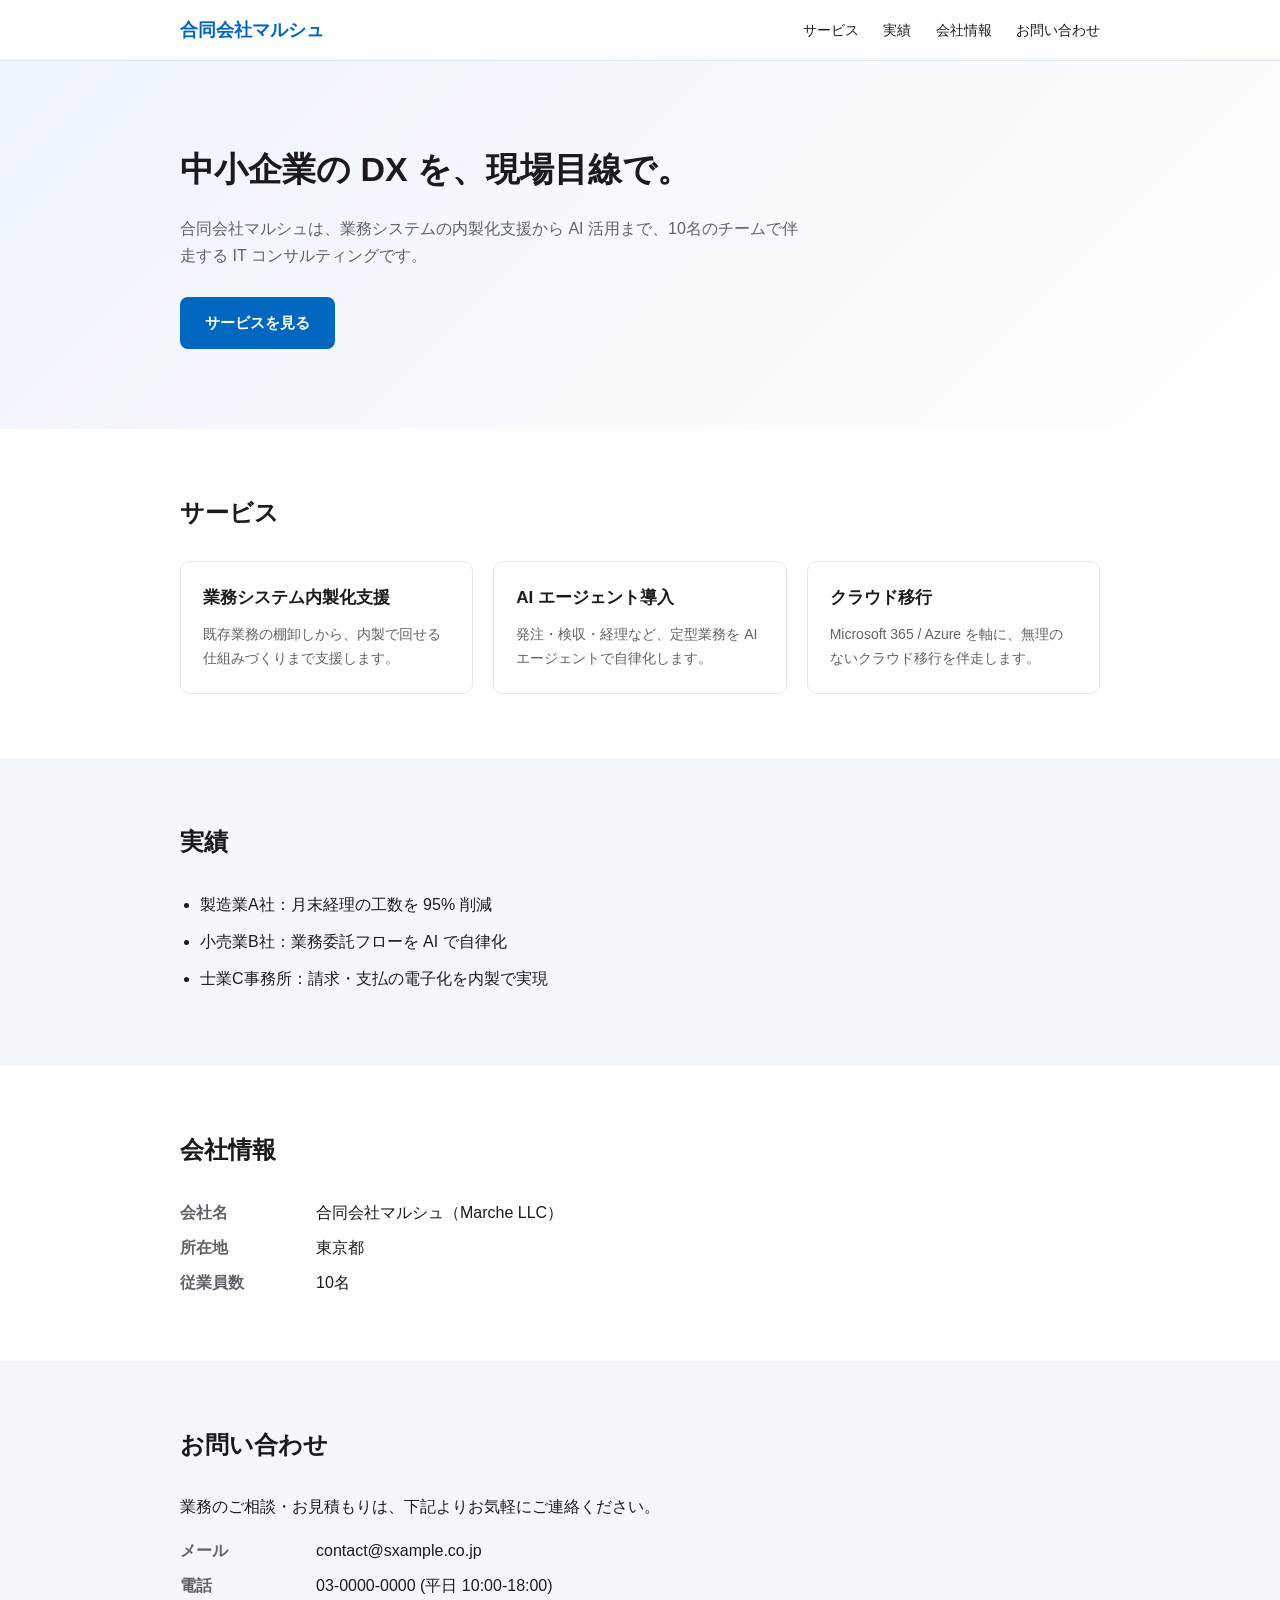
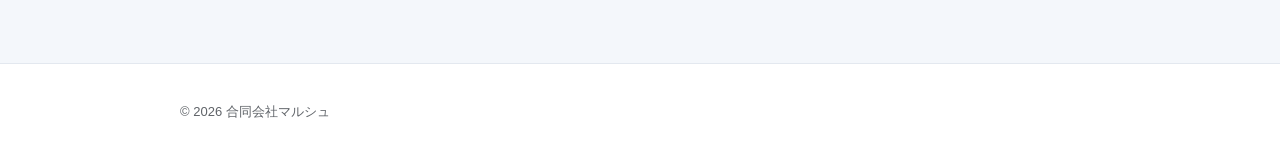
<file: index.html>
<!DOCTYPE html>
<html lang="ja">
  <head>
    <meta charset="UTF-8" />
    <meta name="viewport" content="width=device-width, initial-scale=1.0" />
    <title>合同会社マルシュ | Marche LLC</title>
    <link rel="stylesheet" href="styles.css" />
  </head>
  <body>
    <header class="site-header">
      <div class="container header-inner">
        <a class="brand" href="#top">合同会社マルシュ</a>
        <nav class="nav">
          <a href="#services">サービス</a>
          <a href="#works">実績</a>
          <a href="#company">会社情報</a>
          <a href="#company">お問い合わせ</a>
        </nav>
      </div>
    </header>

    <main id="top">
      <section class="hero">
        <div class="container">
          <h1 class="hero-title">中小企業の DX を、現場目線で。</h1>
          <p class="hero-lead">
            合同会社マルシュは、業務システムの内製化支援から
            AI 活用まで、10名のチームで伴走する IT コンサルティングです。
          </p>
          <a class="btn btn-primary" href="#services">サービスを見る</a>
        </div>
      </section>

      <section id="services" class="section">
        <div class="container">
          <h2 class="section-title">サービス</h2>
          <div class="cards">
            <article class="card">
              <h3>業務システム内製化支援</h3>
              <p>既存業務の棚卸しから、内製で回せる仕組みづくりまで支援します。</p>
            </article>
            <article class="card">
              <h3>AI エージェント導入</h3>
              <p>発注・検収・経理など、定型業務を AI エージェントで自律化します。</p>
            </article>
            <article class="card">
              <h3>クラウド移行</h3>
              <p>Microsoft 365 / Azure を軸に、無理のないクラウド移行を伴走します。</p>
            </article>
          </div>
        </div>
      </section>

      <section id="works" class="section section-alt">
        <div class="container">
          <h2 class="section-title">実績</h2>
          <ul class="works-list">
            <li>製造業A社：月末経理の工数を 95% 削減</li>
            <li>小売業B社：業務委託フローを AI で自律化</li>
            <li>士業C事務所：請求・支払の電子化を内製で実現</li>
          </ul>
        </div>
      </section>

      <section id="company" class="section">
        <div class="container">
          <h2 class="section-title">会社情報</h2>
          <dl class="company-info">
            <dt>会社名</dt>
            <dd>合同会社マルシュ（Marche LLC）</dd>
            <dt>所在地</dt>
            <dd>東京都</dd>
            <dt>従業員数</dt>
            <dd>10名</dd>
          </dl>
        </div>
      </section>

      <section id="company" class="section section-alt">
        <div class="container">
          <h2 class="section-title">お問い合わせ</h2>
          <p>業務のご相談・お見積もりは、下記よりお気軽にご連絡ください。</p>
          <dl class="company-info">
            <dt>メール</dt>
            <dd>contact@sxample.co.jp</dd>
            <dt>電話</dt>
            <dd>03-0000-0000 (平日 10:00-18:00)</dd>
          </dl>
        </div>
      </section>
    </main>

    <footer class="site-footer">
      <div class="container">
        <p>&copy; 2026 合同会社マルシュ</p>
      </div>
    </footer>
  </body>
</html>
</file>
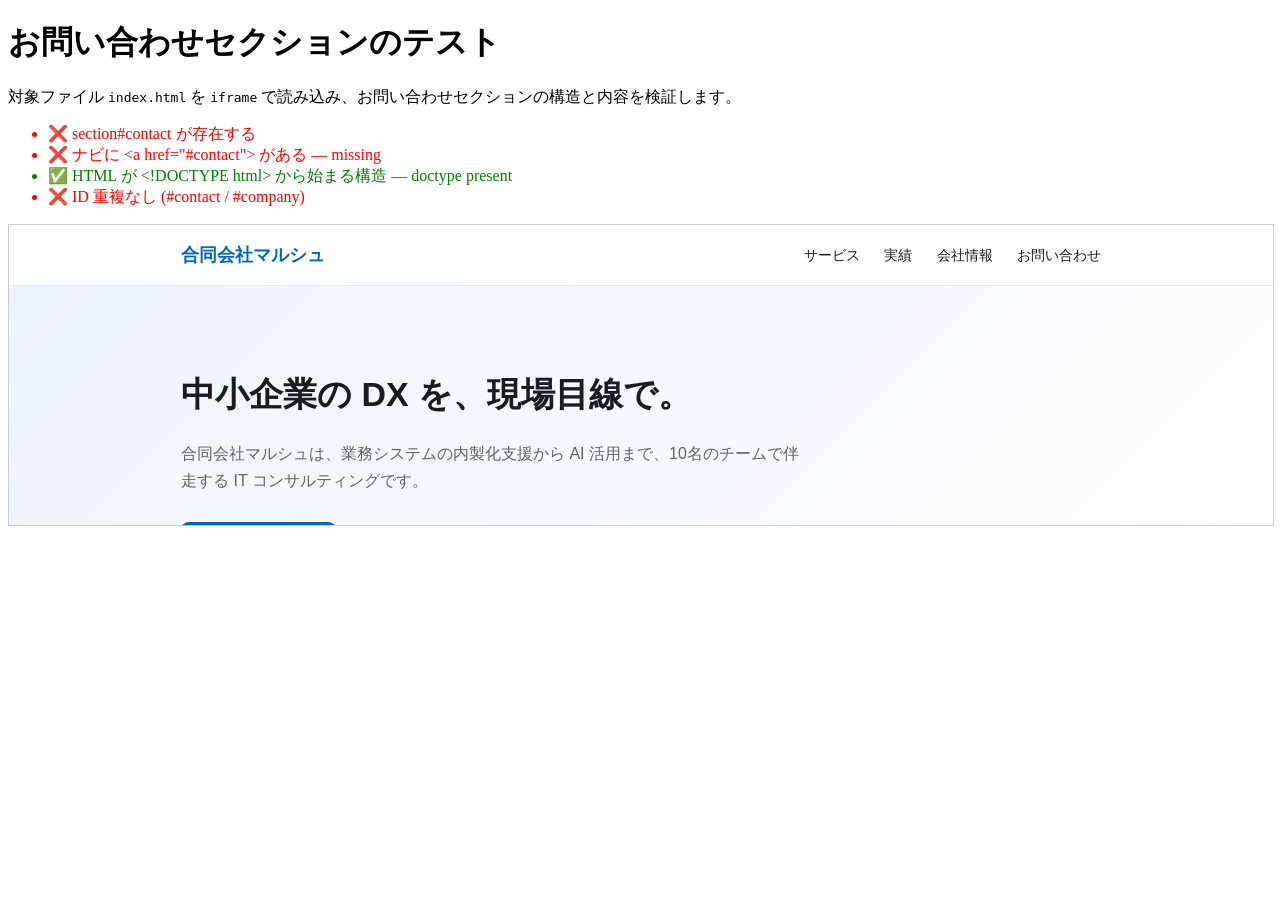
<file: tests/contact.test.html>
<!DOCTYPE html>
<html lang="ja">
  <head>
    <meta charset="UTF-8" />
    <title>contact section tests — marche.example.co.jp</title>
  </head>
  <body>
    <h1>お問い合わせセクションのテスト</h1>
    <p>
      対象ファイル <code>index.html</code> を <code>iframe</code>
      で読み込み、お問い合わせセクションの構造と内容を検証します。
    </p>
    <ul id="results"></ul>
    <iframe id="target" src="../index.html" style="width:100%;height:300px;border:1px solid #ccc"></iframe>

    <script>
      const results = document.getElementById('results');
      function record(name, ok, detail) {
        const li = document.createElement('li');
        li.textContent = `${ok ? '✅' : '❌'} ${name}${detail ? ' — ' + detail : ''}`;
        li.style.color = ok ? 'green' : 'red';
        results.appendChild(li);
        return ok;
      }

      const iframe = document.getElementById('target');
      iframe.addEventListener('load', () => {
        const doc = iframe.contentDocument;
        if (!doc) {
          record('iframe loaded', false, 'no contentDocument');
          return;
        }

        const section = doc.querySelector('section#contact');
        record('section#contact が存在する', !!section);

        if (section) {
          const h2 = section.querySelector('h2');
          record(
            'section#contact 内に <h2> がある',
            !!h2 && /お問い合わせ/.test(h2.textContent || ''),
            h2 ? `text="${h2.textContent}"` : 'no h2',
          );
          const dts = Array.from(section.querySelectorAll('dl.company-info dt'));
          record(
            'section#contact 内に dl.company-info / dt がある',
            dts.length >= 2,
            `dt count=${dts.length}`,
          );
        }

        const navLink = doc.querySelector('header .nav a[href="#contact"]');
        record('ナビに <a href="#contact"> がある', !!navLink, navLink ? '' : 'missing');

        const html = doc.documentElement.outerHTML;
        record(
          'HTML が <!DOCTYPE html> から始まる構造',
          /^<!DOCTYPE html>/i.test(doc.doctype ? '<!DOCTYPE html>' : ''),
          'doctype present',
        );
        record('ID 重複なし (#contact / #company)', !!doc.querySelector('#company') && !!doc.querySelector('#contact'));
      });
    </script>
  </body>
</html>
</file>
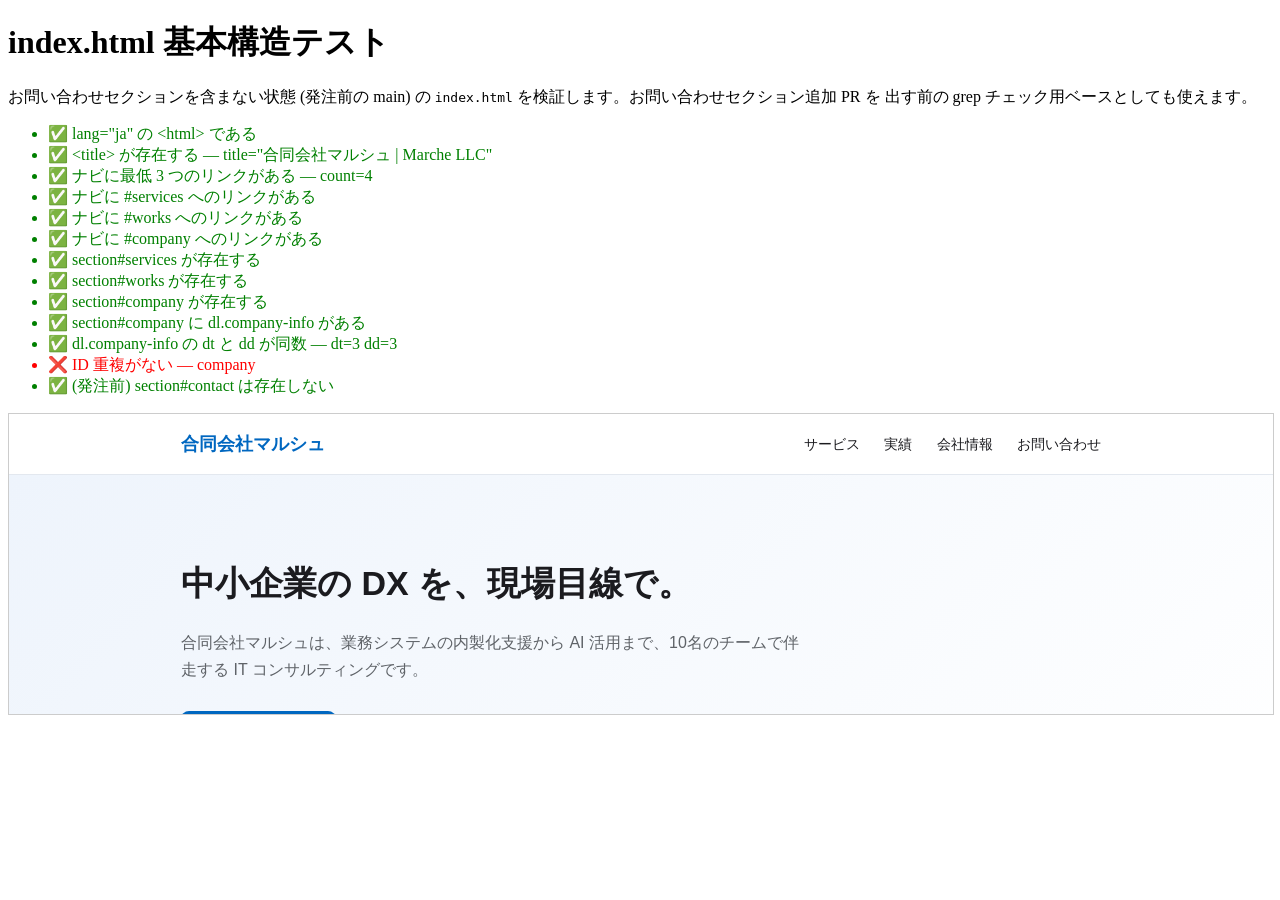
<file: tests/index.test.html>
<!DOCTYPE html>
<html lang="ja">
  <head>
    <meta charset="UTF-8" />
    <title>index.html structure tests — marche.example.co.jp</title>
  </head>
  <body>
    <h1>index.html 基本構造テスト</h1>
    <p>
      お問い合わせセクションを含まない状態 (発注前の main) の
      <code>index.html</code> を検証します。お問い合わせセクション追加 PR を
      出す前の grep チェック用ベースとしても使えます。
    </p>
    <ul id="results"></ul>
    <iframe id="target" src="../index.html" style="width:100%;height:300px;border:1px solid #ccc"></iframe>

    <script>
      const results = document.getElementById('results');
      function record(name, ok, detail) {
        const li = document.createElement('li');
        li.textContent = `${ok ? '✅' : '❌'} ${name}${detail ? ' — ' + detail : ''}`;
        li.style.color = ok ? 'green' : 'red';
        results.appendChild(li);
        return ok;
      }

      const iframe = document.getElementById('target');
      iframe.addEventListener('load', () => {
        const doc = iframe.contentDocument;
        if (!doc) {
          record('iframe loaded', false, 'no contentDocument');
          return;
        }

        // 基本構造
        record(
          'lang="ja" の <html> である',
          doc.documentElement.getAttribute('lang') === 'ja',
        );
        record(
          '<title> が存在する',
          !!doc.title && doc.title.length > 0,
          `title="${doc.title}"`,
        );

        // ナビゲーション
        const navLinks = Array.from(doc.querySelectorAll('header .nav a'));
        record(
          'ナビに最低 3 つのリンクがある',
          navLinks.length >= 3,
          `count=${navLinks.length}`,
        );
        const navHrefs = navLinks.map((a) => a.getAttribute('href'));
        for (const expected of ['#services', '#works', '#company']) {
          record(
            `ナビに ${expected} へのリンクがある`,
            navHrefs.includes(expected),
          );
        }

        // 主要セクション
        for (const id of ['services', 'works', 'company']) {
          record(
            `section#${id} が存在する`,
            !!doc.querySelector(`section#${id}`),
          );
        }

        // 会社情報の dl.company-info
        const company = doc.querySelector('section#company dl.company-info');
        record('section#company に dl.company-info がある', !!company);
        if (company) {
          const dts = company.querySelectorAll('dt');
          const dds = company.querySelectorAll('dd');
          record(
            'dl.company-info の dt と dd が同数',
            dts.length === dds.length && dts.length > 0,
            `dt=${dts.length} dd=${dds.length}`,
          );
        }

        // ID 重複の不在
        const allIds = Array.from(doc.querySelectorAll('[id]')).map((e) => e.id);
        const dupes = allIds.filter((id, i) => allIds.indexOf(id) !== i);
        record('ID 重複がない', dupes.length === 0, dupes.join(', ') || 'none');

        // この時点ではお問い合わせは無いことが期待値
        record(
          '(発注前) section#contact は存在しない',
          !doc.querySelector('section#contact'),
        );
      });
    </script>
  </body>
</html>
</file>
<file: styles.css>
:root {
  --blue: #0067c0;
  --ink: #1b1b1f;
  --muted: #5f6368;
  --bg-alt: #f4f7fb;
  --border: #e3e8ef;
  --max: 960px;
}

* {
  box-sizing: border-box;
}

body {
  margin: 0;
  font-family: "Segoe UI", "Hiragino Kaku Gothic ProN", "Yu Gothic", sans-serif;
  color: var(--ink);
  line-height: 1.7;
  background: #fff;
}

.container {
  max-width: var(--max);
  margin: 0 auto;
  padding: 0 20px;
}

/* header */
.site-header {
  border-bottom: 1px solid var(--border);
  position: sticky;
  top: 0;
  background: rgba(255, 255, 255, 0.92);
  backdrop-filter: blur(6px);
}

.header-inner {
  display: flex;
  align-items: center;
  justify-content: space-between;
  height: 60px;
}

.brand {
  font-weight: 700;
  font-size: 18px;
  color: var(--blue);
  text-decoration: none;
}

.nav a {
  margin-left: 20px;
  color: var(--ink);
  text-decoration: none;
  font-size: 14px;
}

.nav a:hover {
  color: var(--blue);
}

/* hero */
.hero {
  padding: 80px 0;
  background: linear-gradient(135deg, #eef4fc 0%, #ffffff 100%);
}

.hero-title {
  font-size: 34px;
  margin: 0 0 16px;
}

.hero-lead {
  font-size: 16px;
  color: var(--muted);
  max-width: 620px;
  margin: 0 0 28px;
}

/* buttons */
.btn {
  display: inline-block;
  padding: 12px 24px;
  border-radius: 8px;
  text-decoration: none;
  font-size: 15px;
  font-weight: 600;
  border: 1px solid transparent;
  cursor: pointer;
}

.btn-primary {
  background: var(--blue);
  color: #fff;
}

.btn-primary:hover {
  background: #0058a6;
}

/* sections */
.section {
  padding: 64px 0;
}

.section-alt {
  background: var(--bg-alt);
}

.section-title {
  font-size: 24px;
  margin: 0 0 28px;
}

/* cards */
.cards {
  display: grid;
  grid-template-columns: repeat(3, 1fr);
  gap: 20px;
}

.card {
  border: 1px solid var(--border);
  border-radius: 10px;
  padding: 22px;
  background: #fff;
}

.card h3 {
  margin: 0 0 10px;
  font-size: 17px;
}

.card p {
  margin: 0;
  font-size: 14px;
  color: var(--muted);
}

/* works */
.works-list {
  margin: 0;
  padding-left: 20px;
}

.works-list li {
  margin-bottom: 10px;
}

/* company */
.company-info {
  display: grid;
  grid-template-columns: 120px 1fr;
  gap: 8px 16px;
  margin: 0;
}

.company-info dt {
  font-weight: 600;
  color: var(--muted);
}

.company-info dd {
  margin: 0;
}

/* footer */
.site-footer {
  border-top: 1px solid var(--border);
  padding: 24px 0;
  color: var(--muted);
  font-size: 13px;
}

@media (max-width: 720px) {
  .cards {
    grid-template-columns: 1fr;
  }
  .hero-title {
    font-size: 26px;
  }
}
</file>
